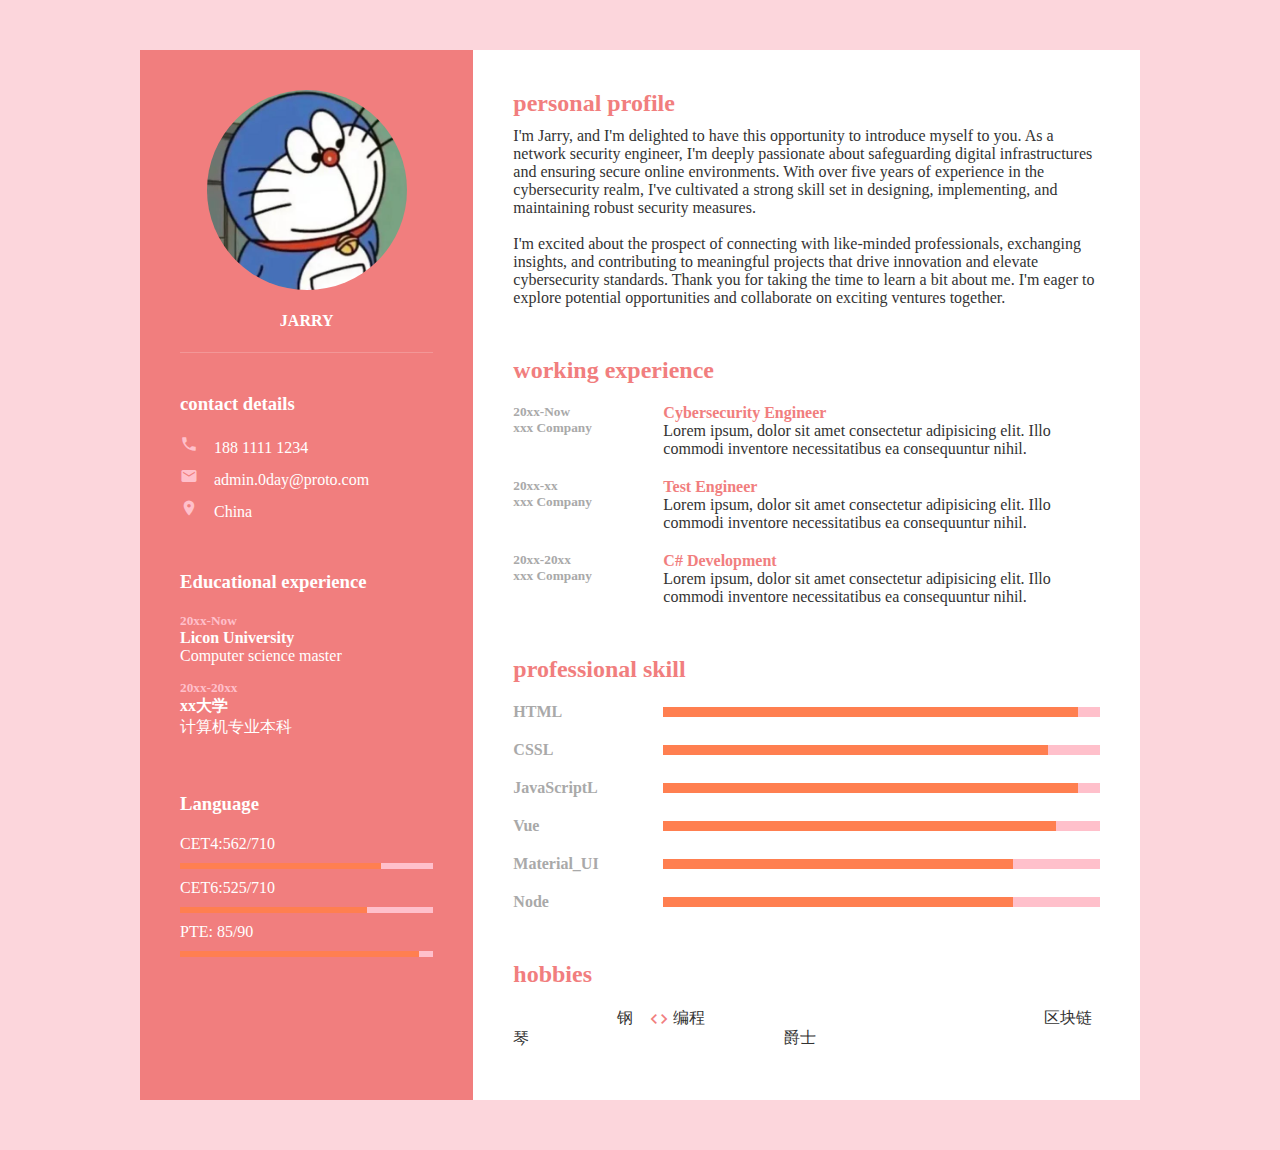
<file: admin/profile.html>
<!DOCTYPE html>
<html lang="en">
<head>
    <meta charset="UTF-8">
    <meta http-equiv="X-UA-Compatible" content="IE=edge">
    <meta name="viewport" content="width=device-width, initial-scale=1.0">
    <link href="https://fonts.googleapis.com/icon?family=Material+Icons"
      rel="stylesheet">
  
    <link rel="stylesheet" href="style.css">
    <title>Resume</title>
</head>
<body>
    <div class="container">
        <div class="leftSide">
           <div class="profile">
               <img src="./head.jpg" alt="personal pic">
               <h2>Jarry <br><span></span></h2>
           </div>

           <div class="contactInfo">
               <h3 class="title">contact details</h3>
               <ul>
                   <li>
                    <span class="material-icons">
                        call
                        </span>
                    <span class="text">188 1111 1234</span>
                   </li>
                   <li>
                    <span class="material-icons">
                        email
                        </span>
                    <span class="text">admin.0day@proto.com</span>
                   </li>
                   <li>
        
               
                   </li>
                   <li>
                    <span class="material-icons">
                        location_on
                        </span>
                    <span class="text">China</span>
                   </li>
               </ul>
           </div>

           <div class="contactInfo education">
               <h3 class="title">Educational experience</h3>
                 <ul>
                     <li>
                         <h5>20xx-Now</h5>
                         <h4>Licon University</h4>
                         <span class="text">Computer science master</span>
                     </li>
                     <li>
                        <h5>20xx-20xx</h5>
                        <h4>xx大学</h4>
                        <span class="text">计算机专业本科</span>
                    </li>

                 </ul>
           </div>

           <div class="contactInfo language">
                <h3 class="title">Language</h3>
                <ul>
                    <li> <span class="text">CET4:562/710</span> </li>
                    <li> <span class="percent">
                        <div style="width:calc(562/710*100%)"></div>

                    </span> </li>

                    <li> <span class="text">CET6:525/710</span> </li>
                    <li> <span class="percent">
                        <div style="width:calc(525/710*100%)"></div>

                    </span> </li>

                    <li> <span class="text">PTE: 85/90</span> </li>
                    <li> <span class="percent">
                        <div style="width:calc(85/90*100%)"></div>

                    </span> </li>
                </ul>

           </div>

        </div>

        <div class="rightSide">
            <div class="about">
                <h2 class="title2">personal profile</h2>
                <p>I'm Jarry, and I'm delighted to have this opportunity to introduce myself to you. As a network security engineer, I'm deeply passionate about safeguarding digital infrastructures and ensuring secure online environments. With over five years of experience in the cybersecurity realm, I've cultivated a strong skill set in designing, implementing, and maintaining robust security measures.</br></br>I'm excited about the prospect of connecting with like-minded professionals, exchanging insights, and contributing to meaningful projects that drive innovation and elevate cybersecurity standards. Thank you for taking the time to learn a bit about me. I'm eager to explore potential opportunities and collaborate on exciting ventures together.</p>
            </div>

            <div class="about">
                <h2 class="title2">working experience</h2>
                <div class="box">
                    <div class="year-company">
                        <h5>20xx-Now</h5>
                        <h5>xxx Company</h5>

                    </div>

                    <div class="text">
                        <h4>Cybersecurity Engineer</h4>
                        <p>Lorem ipsum, dolor sit amet consectetur adipisicing elit. Illo commodi inventore necessitatibus ea consequuntur nihil.</p>
                    </div>
                </div>

                <div class="box">
                    <div class="year-company">
                        <h5>20xx-xx</h5>
                        <h5>xxx Company</h5>

                    </div>

                    <div class="text">
                        <h4>Test Engineer</h4>
                        <p>Lorem ipsum, dolor sit amet consectetur adipisicing elit. Illo commodi inventore necessitatibus ea consequuntur nihil.</p>
                    </div>
                </div>

                <div class="box">
                    <div class="year-company">
                        <h5>20xx-20xx</h5>
                        <h5>xxx Company</h5>

                    </div>

                    <div class="text">
                        <h4>C# Development</h4>
                        <p>Lorem ipsum, dolor sit amet consectetur adipisicing elit. Illo commodi inventore necessitatibus ea consequuntur nihil.</p>
                    </div>
                </div>
            </div>


           <div class="about skills">
                <h2 class="title2">professional skill</h2>
                 <div class="box">
                    <h4>HTML</h4>
                    <div class="percent">
                        <div style="width:95%"></div>
                    </div>

                 </div>

                 <div class="box">
                    <h4>CSSL</h4>
                    <div class="percent">
                        <div style="width:88%"></div>
                    </div>

                 </div>

                 <div class="box">
                    <h4>JavaScriptL</h4>
                    <div class="percent">
                        <div style="width:95%"></div>
                    </div>

                 </div>

                 <div class="box">
                    <h4>Vue</h4>
                    <div class="percent">
                        <div style="width:90%"></div>
                    </div>

                 </div>

                 <div class="box">
                    <h4>Material_UI</h4>
                    <div class="percent">
                        <div style="width:80%"></div>
                    </div>

                 </div>

                 <div class="box">
                    <h4>Node</h4>
                    <div class="percent">
                        <div style="width:80%"></div>
                    </div>

                 </div>
           </div>

           <div class="about interest">
              <h2 class="title2">hobbies</h2>
                <ul>
                    <li>
                        <span class="material-icons" style="vertical-align:-6px;">
                            piano
                            </span>
                        钢琴</li>
                    <li>
                        <span class="material-icons" style="vertical-align:-6px;">
                            code
                            </span>
                        编程</li>
                    <li>
                        <span class="material-icons" style="vertical-align:-6px;">
                            nightlife
                            </span>
                        爵士</li>
                    <li>

                        <span class="material-icons" style="vertical-align:-6px;">
                            paid
                            </span>区块链</li>
                </ul>

           </div>





        </div>
    </div>
</body>
</html>
</file>
<file: admin/style.css>
* {
  margin: 0;
  padding:0;
  box-sizing: border-box;

}

body {
    background-color: rgb(252,214,220);
    display: flex;
    justify-content: center;
    align-items: center;
    min-height: 100vh;
    box-shadow: 0 35px 55px rgba(0,0,0,0.1);
}
.container {
    position: relative;
    width:100%;
    max-width: 1000px;
    min-height: 1000px;
    background-color: #fff;
    margin: 50px;
    display: grid;
    grid-template-columns: 1fr 2fr;


}

.container .leftSide {
    position: relative;
    background-color: rgb(241,126,126);
    padding:40px;
}

.profile {
    position:relative;
    display:flex;
    flex-direction: column;
    align-items: center;
    padding-bottom: 20px;
    border-bottom: 1px solid rgba(255,255,255,0.2);
}

.profile img{
    width:200px;
    height:200px;
    border-radius: 50%;
}

.profile h2{
    color: #fff;
    font-size: 1em;
    margin-top: 20px;
    text-transform:uppercase;
    text-align: center;
    font-weight: 600;
    line-height: 1.4em;
}
.profile h2 span {
    font-size: 0.8em;
    font-weight: 300;
}

.contactInfo {
    padding-top: 40px;
}

.contactInfo .title {
    color:#fff;
    margin-bottom: 20px;
}

.contactInfo ul {
    position: relative;
}
.contactInfo ul li {
    position: relative;
    list-style: none;
    margin: 10px 0;

}

.contactInfo ul li .material-icons {
     display: inline-block;
     width: 30px;
     font-size: 18px;
     color: pink;
}

.contactInfo ul li .text {
    color:#fff;
}

.contactInfo ul li a {
    text-decoration: none;
    cursor: pointer;
}

.contactInfo.education li {
    margin-bottom: 15px;
}

.contactInfo.education h5 {
    color:pink;
}

.contactInfo.education h4 {
    color:white;
}

.contactInfo.language .percent {
    position: relative;
    width:100%;
    height: 6px;
    background-color: pink;
    display: block;
    margin-top: 5px;
}
.contactInfo.language .percent div{
    position: absolute;
    top:0;
    left:0;
    height: 100%;
    background-color: coral;
}


.container .rightSide {
    position: relative;
    background-color: white;
    padding:40px;
}

.about {
    margin-bottom: 50px;
}

.about:last-child {
    margin-bottom: 0;
}

.title2 {
    color:rgb(241,126,126);
    margin-bottom: 10px;
}

p {
    color:#333;
}

.about .box {
    display: flex;
    margin: 20px 0;
}

.about .box .year-company {
    min-width: 150px;
}

.about .box .year-company h5 {
    color:darkgray;
}

.about .box .text h4 {
    color:rgb(241,126,126);
    font-size: 16px;
}

.skills .box {
    position:relative;
    width: 100%;
    display: grid;
    grid-template-columns: 150px 1fr;
    justify-content: center;
    align-items: center;
}

.skills .box h4 {
    color:darkgrey;
}

.skills .box .percent {
    position: relative;
    width: 100%;
    height: 10px;
    background-color: pink;
}

.skills .box .percent div {
    position: absolute;
    top:0;
    left:0;
    height: 100%;
    background-color: coral;
}

.interest ul {
    display: grid;
    grid-template-columns: repeat(4,1fr);
}
.interest ul li {
    list-style: none;
    color:#333;
    margin: 10px 0;

}

.interest ul li .material-icons {
    color:rgb(241,126,126);
    font-size: 20px;
}


@media (max-width:1000px) {
.container {
    margin: 10px;
    grid-template-columns: repeat(1,1fr);
}
.interest ul {
    grid-template-columns: repeat(2,1fr);
}

}

@media (max-width:600px) {
  .about .box {
      flex-direction:column;

  }
  .about .box .year-company{
      margin-bottom: 5px;
  }
.skills .box {
    grid-template-columns: repeat(1,1fr);
}
.interest ul {
    grid-template-columns: repeat(1,1fr);
}
}
</file>
